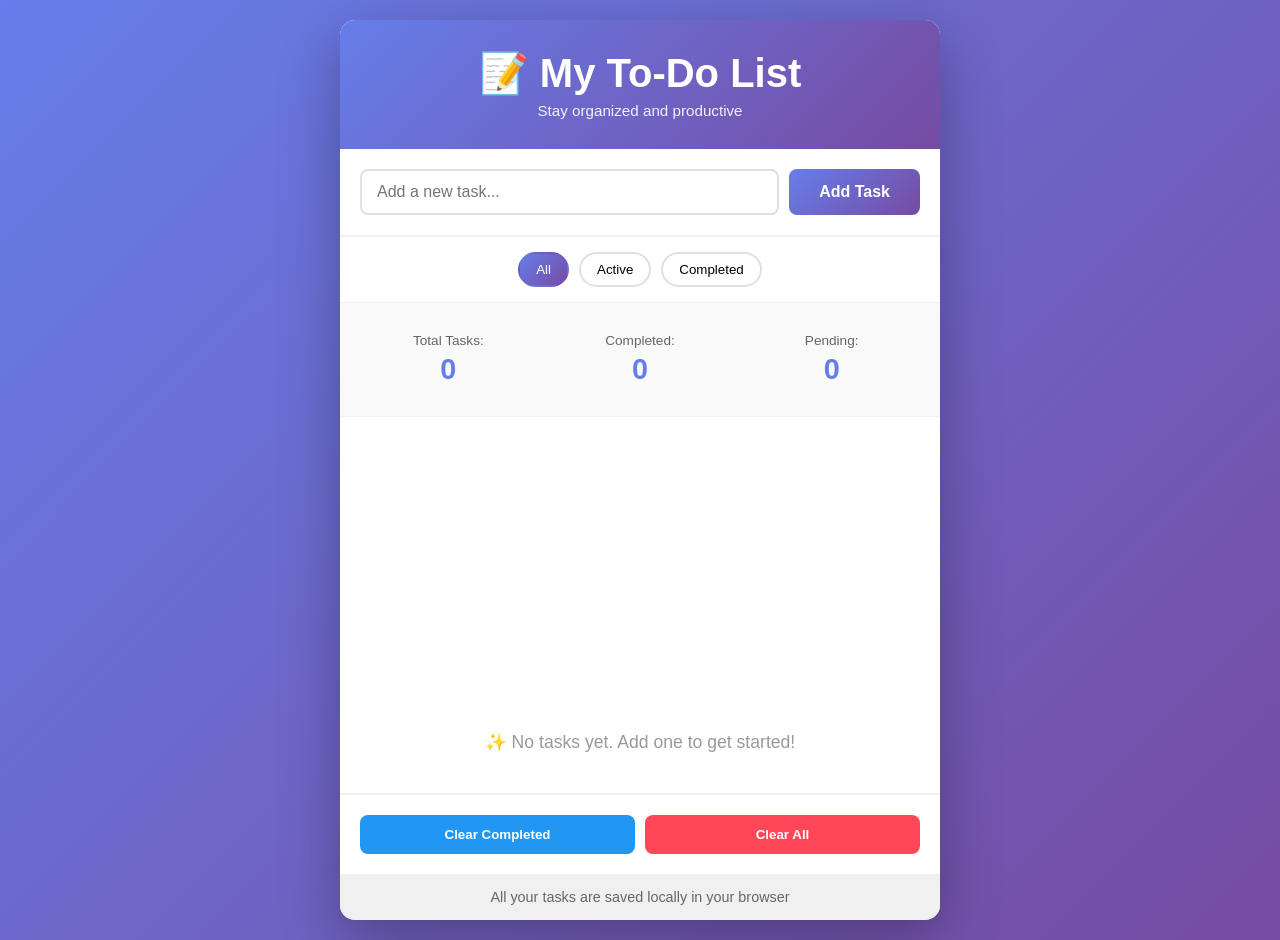
<file: todo.html>
<!DOCTYPE html>
<html lang="en">
<head>
    <meta charset="UTF-8">
    <meta name="viewport" content="width=device-width, initial-scale=1.0">
    <title>To-Do List Application</title>
    <link rel="stylesheet" href="todo-style.css">
</head>
<body>
    <div class="container">
        <header>
            <h1>📝 My To-Do List</h1>
            <p>Stay organized and productive</p>
        </header>

        <div class="input-section">
            <input 
                type="text" 
                id="todoInput" 
                placeholder="Add a new task..." 
                class="todo-input"
            >
            <button id="addBtn" class="add-btn">Add Task</button>
        </div>

        <div class="filter-section">
            <button class="filter-btn active" data-filter="all">All</button>
            <button class="filter-btn" data-filter="active">Active</button>
            <button class="filter-btn" data-filter="completed">Completed</button>
        </div>

        <div class="stats-section">
            <div class="stat">
                <span class="stat-label">Total Tasks:</span>
                <span id="totalTasks" class="stat-value">0</span>
            </div>
            <div class="stat">
                <span class="stat-label">Completed:</span>
                <span id="completedTasks" class="stat-value">0</span>
            </div>
            <div class="stat">
                <span class="stat-label">Pending:</span>
                <span id="pendingTasks" class="stat-value">0</span>
            </div>
        </div>

        <div id="todoList" class="todo-list"></div>

        <div id="emptyState" class="empty-state">
            <p>✨ No tasks yet. Add one to get started!</p>
        </div>

        <div class="action-section">
            <button id="clearCompleted" class="clear-btn">Clear Completed</button>
            <button id="clearAll" class="clear-btn danger">Clear All</button>
        </div>

        <footer>
            <p>All your tasks are saved locally in your browser</p>
        </footer>
    </div>

    <script src="todo-script.js"></script>
</body>
</html>
</file>
<file: todo-style.css>
* {
    margin: 0;
    padding: 0;
    box-sizing: border-box;
}

body {
    font-family: 'Segoe UI', Tahoma, Geneva, Verdana, sans-serif;
    background: linear-gradient(135deg, #667eea 0%, #764ba2 100%);
    min-height: 100vh;
    padding: 20px;
    color: #333;
}

.container {
    max-width: 600px;
    margin: 0 auto;
    background: white;
    border-radius: 15px;
    box-shadow: 0 20px 60px rgba(0, 0, 0, 0.3);
    overflow: hidden;
    display: flex;
    flex-direction: column;
    min-height: 100vh;
}

header {
    background: linear-gradient(135deg, #667eea 0%, #764ba2 100%);
    color: white;
    padding: 30px 20px;
    text-align: center;
}

header h1 {
    font-size: 2.5em;
    margin-bottom: 5px;
}

header p {
    font-size: 0.95em;
    opacity: 0.9;
}

.input-section {
    display: flex;
    gap: 10px;
    padding: 20px;
    border-bottom: 2px solid #f0f0f0;
}

.todo-input {
    flex: 1;
    padding: 12px 15px;
    border: 2px solid #e0e0e0;
    border-radius: 8px;
    font-size: 1em;
    transition: all 0.3s ease;
}

.todo-input:focus {
    outline: none;
    border-color: #667eea;
    box-shadow: 0 0 0 3px rgba(102, 126, 234, 0.1);
}

.add-btn {
    padding: 12px 30px;
    background: linear-gradient(135deg, #667eea 0%, #764ba2 100%);
    color: white;
    border: none;
    border-radius: 8px;
    font-size: 1em;
    font-weight: 600;
    cursor: pointer;
    transition: all 0.3s ease;
}

.add-btn:hover {
    transform: translateY(-2px);
    box-shadow: 0 10px 20px rgba(102, 126, 234, 0.3);
}

.add-btn:active {
    transform: translateY(0);
}

.filter-section {
    display: flex;
    gap: 10px;
    padding: 15px 20px;
    border-bottom: 1px solid #f0f0f0;
    justify-content: center;
    flex-wrap: wrap;
}

.filter-btn {
    padding: 8px 16px;
    border: 2px solid #e0e0e0;
    background: white;
    border-radius: 20px;
    cursor: pointer;
    transition: all 0.3s ease;
    font-weight: 500;
}

.filter-btn:hover {
    border-color: #667eea;
    color: #667eea;
}

.filter-btn.active {
    background: linear-gradient(135deg, #667eea 0%, #764ba2 100%);
    color: white;
    border-color: transparent;
}

.stats-section {
    display: grid;
    grid-template-columns: repeat(3, 1fr);
    gap: 15px;
    padding: 20px;
    background: #f9f9f9;
    border-bottom: 1px solid #f0f0f0;
}

.stat {
    text-align: center;
    padding: 10px;
}

.stat-label {
    display: block;
    font-size: 0.85em;
    color: #666;
    margin-bottom: 5px;
}

.stat-value {
    display: block;
    font-size: 1.8em;
    font-weight: 700;
    color: #667eea;
}

.todo-list {
    flex: 1;
    padding: 20px;
    overflow-y: auto;
}

.todo-item {
    display: flex;
    align-items: center;
    gap: 12px;
    padding: 15px;
    background: #f9f9f9;
    border-radius: 8px;
    margin-bottom: 10px;
    transition: all 0.3s ease;
    border-left: 4px solid #667eea;
}

.todo-item:hover {
    box-shadow: 0 5px 15px rgba(0, 0, 0, 0.1);
    transform: translateX(5px);
}

.todo-item.completed {
    opacity: 0.6;
    border-left-color: #4caf50;
}

.todo-item.completed .todo-text {
    text-decoration: line-through;
    color: #999;
}

.todo-checkbox {
    width: 24px;
    height: 24px;
    cursor: pointer;
    accent-color: #667eea;
}

.todo-text {
    flex: 1;
    word-break: break-word;
    font-size: 1em;
}

.todo-date {
    font-size: 0.8em;
    color: #999;
}

.delete-btn {
    padding: 8px 12px;
    background: #ff4757;
    color: white;
    border: none;
    border-radius: 6px;
    cursor: pointer;
    transition: all 0.3s ease;
    font-size: 0.9em;
}

.delete-btn:hover {
    background: #ff3838;
    transform: scale(1.05);
}

.empty-state {
    text-align: center;
    padding: 40px 20px;
    color: #999;
    font-size: 1.1em;
}

.action-section {
    display: flex;
    gap: 10px;
    padding: 20px;
    border-top: 2px solid #f0f0f0;
}

.clear-btn {
    flex: 1;
    padding: 12px 20px;
    border: none;
    border-radius: 8px;
    cursor: pointer;
    font-weight: 600;
    transition: all 0.3s ease;
}

.clear-btn {
    background: #2196F3;
    color: white;
}

.clear-btn:hover {
    background: #1976D2;
}

.clear-btn.danger {
    background: #ff4757;
}

.clear-btn.danger:hover {
    background: #ff3838;
}

footer {
    background: #f0f0f0;
    color: #666;
    text-align: center;
    padding: 15px;
    font-size: 0.9em;
}

@media (max-width: 600px) {
    header h1 {
        font-size: 2em;
    }

    .stats-section {
        grid-template-columns: 1fr;
    }

    .input-section {
        flex-direction: column;
    }

    .add-btn {
        width: 100%;
    }
}
</file>
